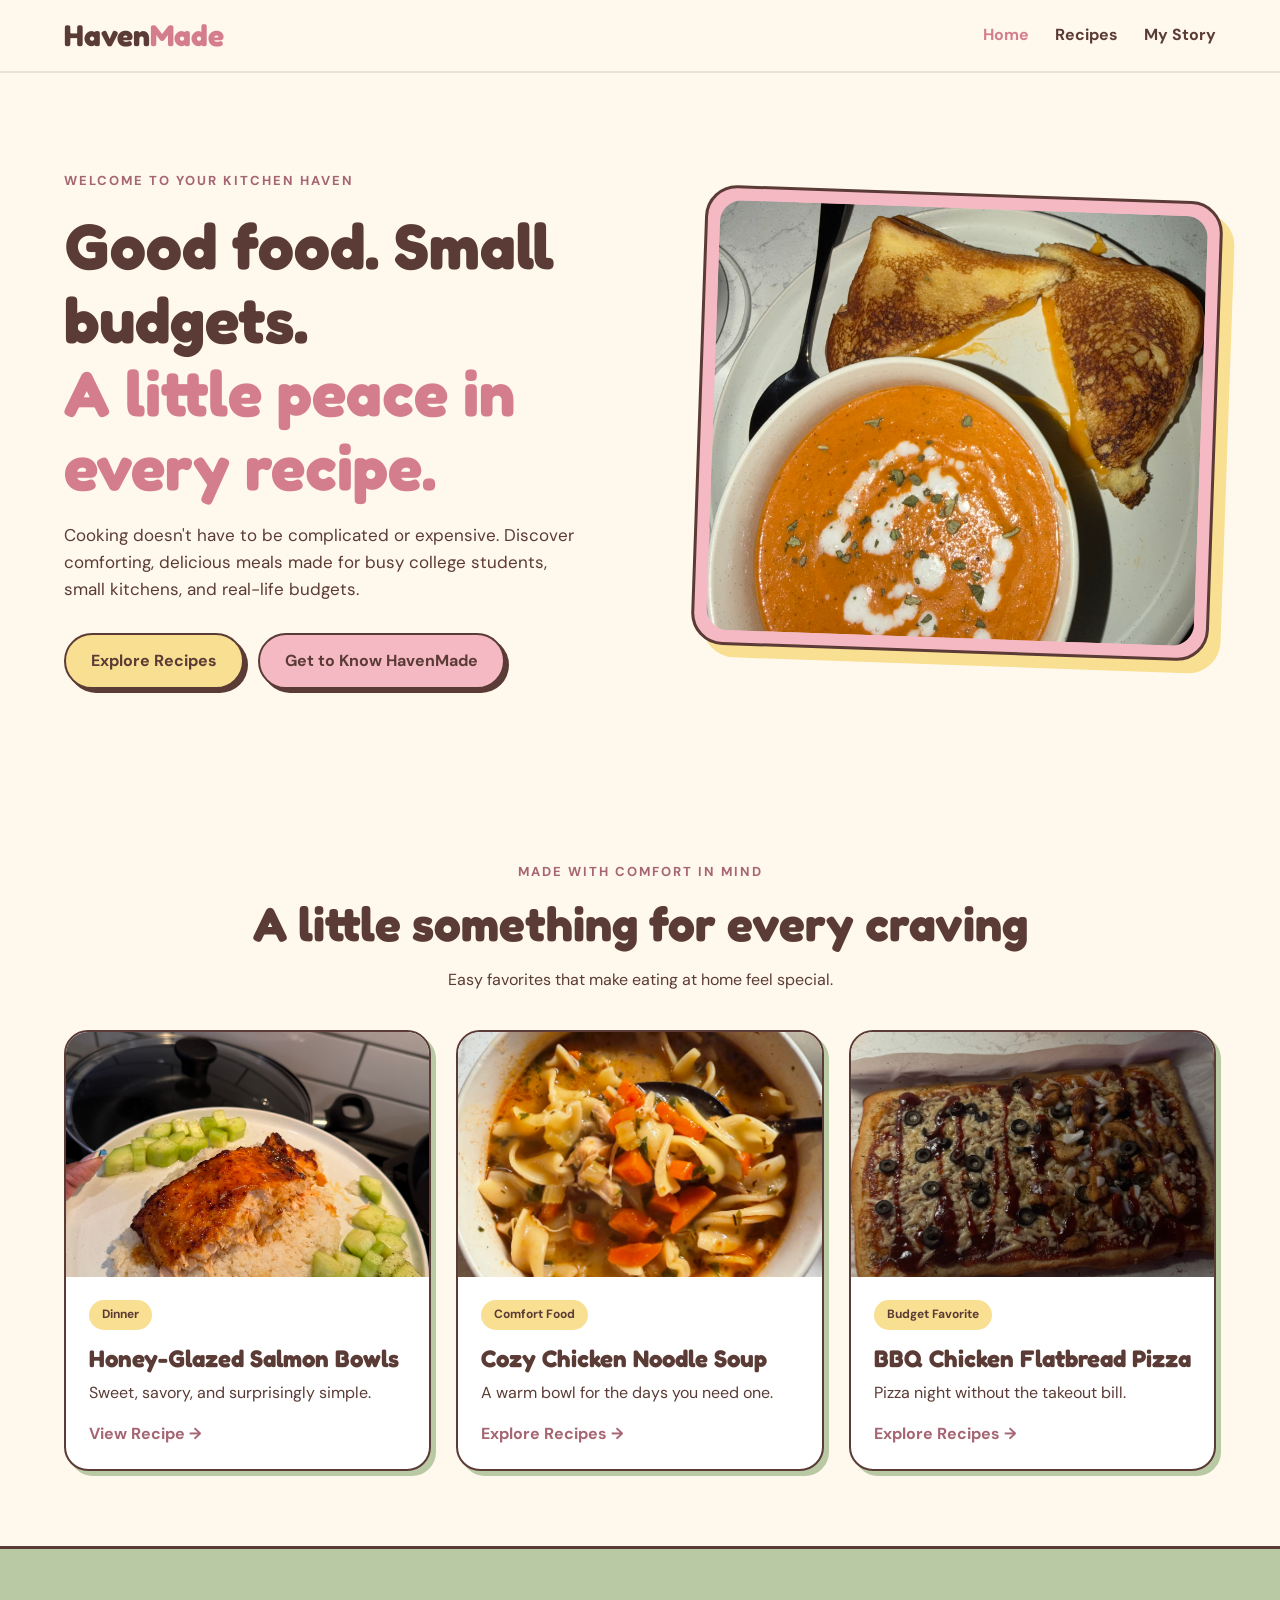
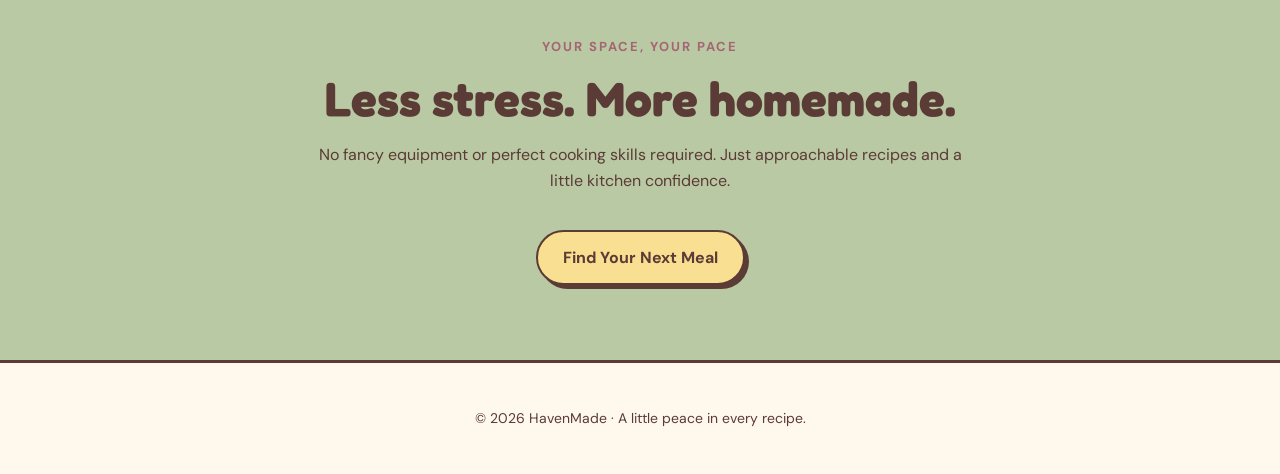
<file: index.html>
<!doctype html>
<html lang="en">
  <head>
    <meta charset="UTF-8" />
    <meta name="viewport" content="width=device-width, initial-scale=1.0" />
    <meta
      name="description"
      content="HavenMade: cozy, budget-friendly recipes for busy college students." />
    <title>HavenMade | Your Cozy Kitchen</title>
    <link rel="stylesheet" href="css/style.css" />
  </head>
  <body>
    <header class="site-header">
      <nav class="navbar" aria-label="Main navigation">
        <a class="logo" href="index.html">Haven<span>Made</span></a>

        <ul class="nav-links">
          <li><a href="index.html" aria-current="page">Home</a></li>
          <li><a href="recipes.html">Recipes</a></li>
          <li><a href="about.html">My Story</a></li>
        </ul>
      </nav>
    </header>

    <main>
      <section class="hero">
        <div class="hero-content">
          <p class="eyebrow">Welcome to your kitchen haven</p>
          <h1>
            Good food. Small budgets. <em>A little peace in every recipe.</em>
          </h1>

          <p>
            Cooking doesn't have to be complicated or expensive. Discover
            comforting, delicious meals made for busy college students, small
            kitchens, and real-life budgets.
          </p>

          <div class="hero-buttons">
            <a class="btn btn-primary" href="recipes.html">Explore Recipes</a>
            <a class="btn btn-secondary" href="about.html"
              >Get to Know HavenMade</a
            >
          </div>
        </div>

        <div class="hero-image">
          <img
            src="images/tomato.jpeg"
            alt="Creamy tomato soup served with golden grilled cheese sandwiches" />
        </div>
      </section>

      <section class="featured section-container">
        <div class="section-heading">
          <p class="eyebrow">Made with comfort in mind</p>
          <h2>A little something for every craving</h2>
          <p>Easy favorites that make eating at home feel special.</p>
        </div>

        <div class="recipe-grid">
          <article class="recipe-card">
            <a href="recipe-detail.html">
              <img
                src="images/salmon.JPG"
                alt="Honey-glazed salmon served over rice with cucumbers" />
              <div class="recipe-card-content">
                <span class="recipe-tag">Dinner</span>
                <h3>Honey-Glazed Salmon Bowls</h3>
                <p>Sweet, savory, and surprisingly simple.</p>
                <span class="recipe-link">View Recipe →</span>
              </div>
            </a>
          </article>

          <article class="recipe-card">
            <a href="recipes.html">
              <img
                src="images/chickensoup.jpeg"
                alt="Homemade chicken noodle soup with carrots and noodles" />
              <div class="recipe-card-content">
                <span class="recipe-tag">Comfort Food</span>
                <h3>Cozy Chicken Noodle Soup</h3>
                <p>A warm bowl for the days you need one.</p>
                <span class="recipe-link">Explore Recipes →</span>
              </div>
            </a>
          </article>

          <article class="recipe-card">
            <a href="recipes.html">
              <img
                src="images/pizza.JPG"
                alt="Homemade barbecue chicken flatbread pizza" />
              <div class="recipe-card-content">
                <span class="recipe-tag">Budget Favorite</span>
                <h3>BBQ Chicken Flatbread Pizza</h3>
                <p>Pizza night without the takeout bill.</p>
                <span class="recipe-link">Explore Recipes →</span>
              </div>
            </a>
          </article>
        </div>
      </section>

      <section class="comfort-banner">
        <div class="section-container">
          <p class="eyebrow">Your space, your pace</p>
          <h2>Less stress. More homemade.</h2>
          <p>
            No fancy equipment or perfect cooking skills required. Just
            approachable recipes and a little kitchen confidence.
          </p>
          <a class="btn btn-primary" href="recipes.html">Find Your Next Meal</a>
        </div>
      </section>
    </main>

    <footer class="site-footer">
      <p>© 2026 HavenMade · A little peace in every recipe.</p>
    </footer>
  </body>
</html>
</file>
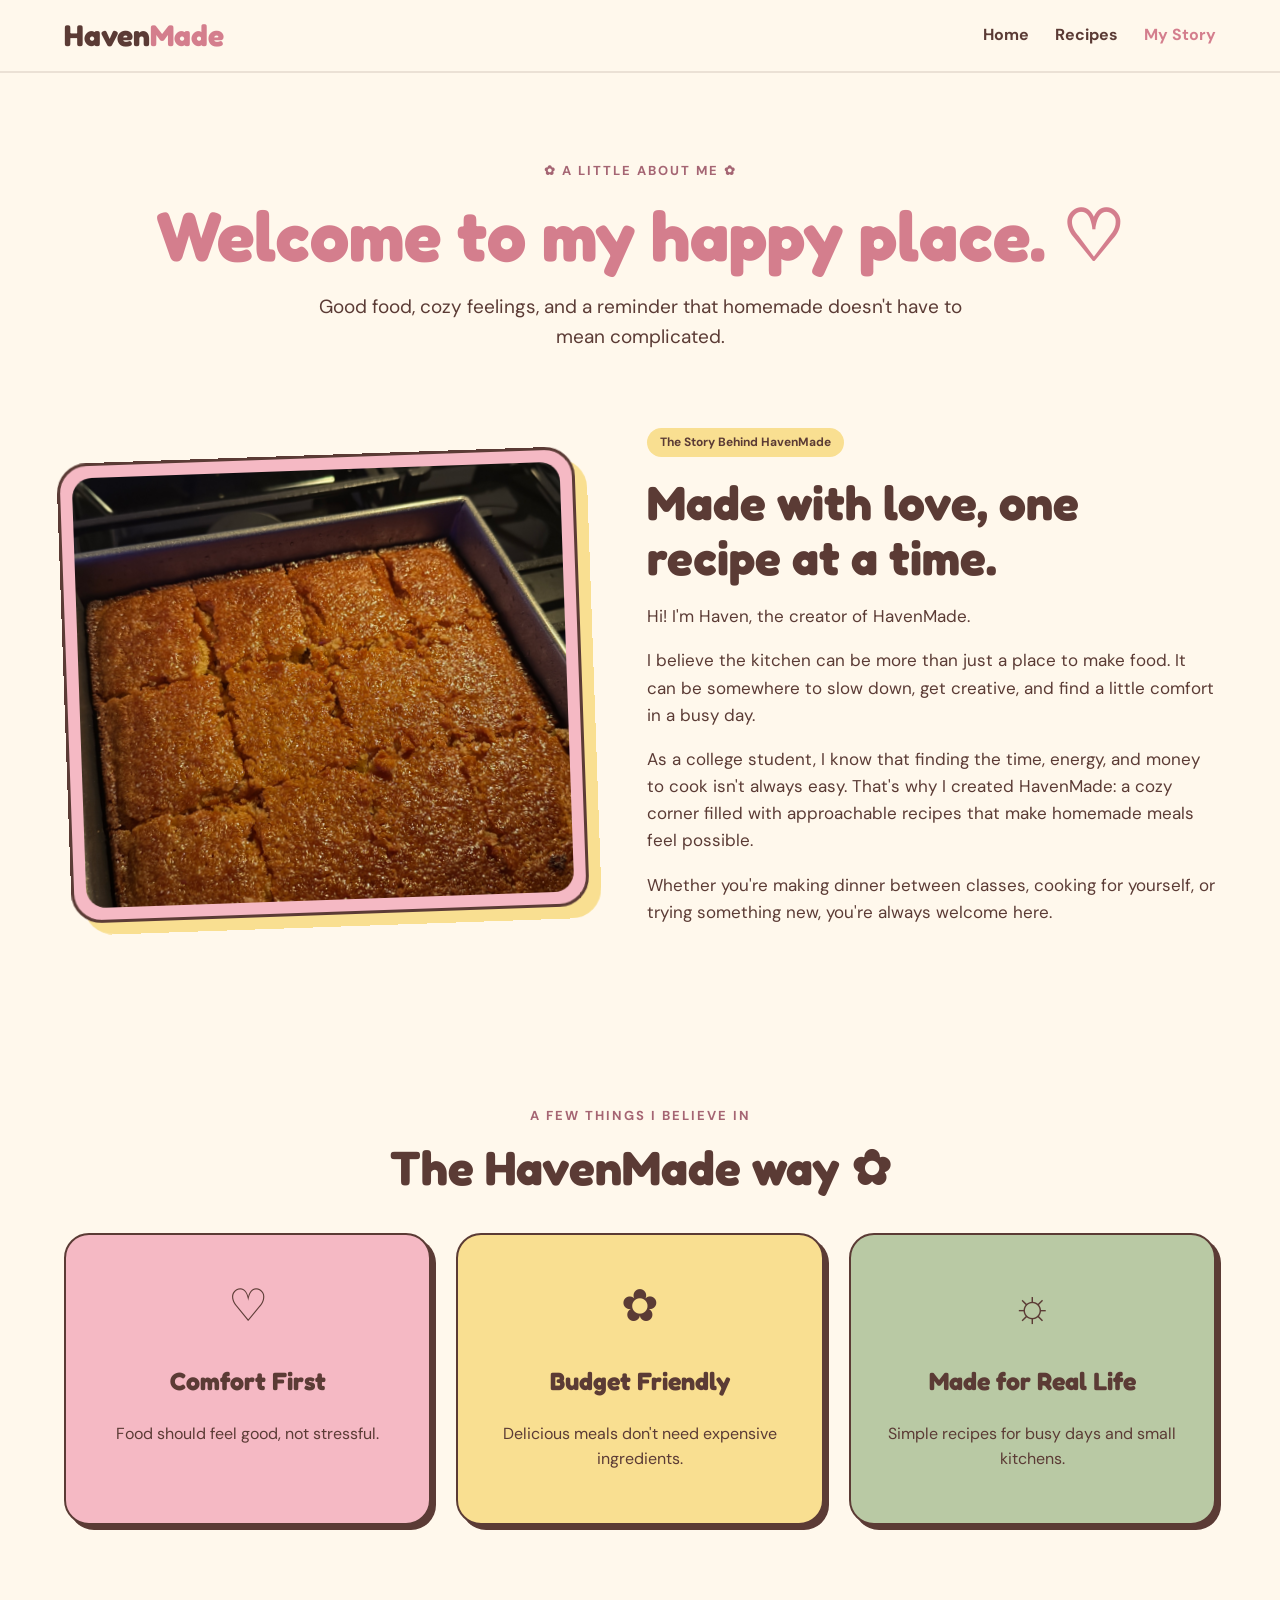
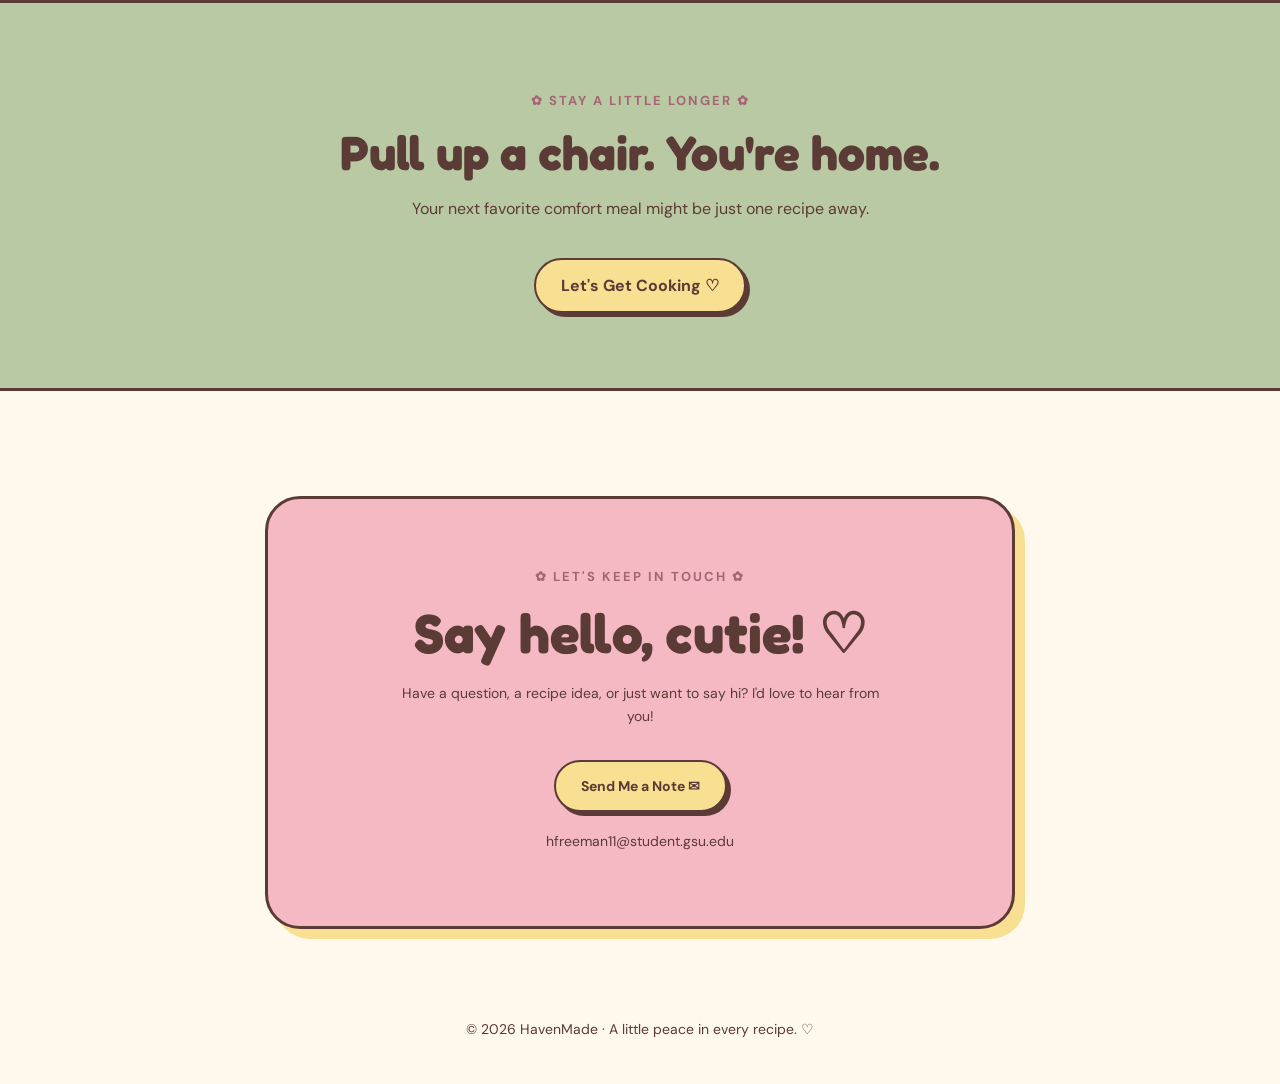
<file: about.html>
<!doctype html>
<html lang="en">
  <head>
    <meta charset="UTF-8" />
    <meta name="viewport" content="width=device-width, initial-scale=1.0" />
    <meta
      name="description"
      content="Learn about HavenMade, a cozy recipe space for easy, affordable homemade meals." />
    <title>My Story | HavenMade</title>
    <link rel="stylesheet" href="css/style.css" />
  </head>
  <body>
    <header class="site-header">
      <nav class="navbar" aria-label="Main navigation">
        <a class="logo" href="index.html">Haven<span>Made</span></a>

        <ul class="nav-links">
          <li><a href="index.html">Home</a></li>
          <li><a href="recipes.html">Recipes</a></li>
          <li><a href="about.html" aria-current="page">My Story</a></li>
        </ul>
      </nav>
    </header>

    <main>
      <section class="about-hero section-container">
        <p class="eyebrow">✿ A little about me ✿</p>
        <h1>Welcome to my happy place. ♡</h1>
        <p class="about-subtitle">
          Good food, cozy feelings, and a reminder that homemade doesn't have to
          mean complicated.
        </p>
      </section>

      <section class="about-story section-container">
        <div class="about-story-image">
          <img
            src="images/cornbread.jpg"
            alt="Freshly baked homemade golden cornbread" />
        </div>

        <div class="about-story-text">
          <span class="recipe-tag">The Story Behind HavenMade</span>
          <h2>Made with love, one recipe at a time.</h2>

          <p>Hi! I'm Haven, the creator of HavenMade.</p>

          <p>
            I believe the kitchen can be more than just a place to make food. It
            can be somewhere to slow down, get creative, and find a little
            comfort in a busy day.
          </p>

          <p>
            As a college student, I know that finding the time, energy, and
            money to cook isn't always easy. That's why I created HavenMade: a
            cozy corner filled with approachable recipes that make homemade
            meals feel possible.
          </p>

          <p>
            Whether you're making dinner between classes, cooking for yourself,
            or trying something new, you're always welcome here.
          </p>
        </div>
      </section>

      <section class="about-values section-container">
        <div class="section-heading">
          <p class="eyebrow">A few things I believe in</p>
          <h2>The HavenMade way ✿</h2>
        </div>

        <div class="values-grid">
          <div class="value-card value-pink">
            <span class="value-icon" aria-hidden="true">♡</span>
            <h3>Comfort First</h3>
            <p>Food should feel good, not stressful.</p>
          </div>

          <div class="value-card value-yellow">
            <span class="value-icon" aria-hidden="true">✿</span>
            <h3>Budget Friendly</h3>
            <p>Delicious meals don't need expensive ingredients.</p>
          </div>

          <div class="value-card value-green">
            <span class="value-icon" aria-hidden="true">☼</span>
            <h3>Made for Real Life</h3>
            <p>Simple recipes for busy days and small kitchens.</p>
          </div>
        </div>
      </section>

      <section class="comfort-banner">
        <div class="section-container">
          <p class="eyebrow">✿ Stay a little longer ✿</p>
          <h2>Pull up a chair. You're home.</h2>
          <p>Your next favorite comfort meal might be just one recipe away.</p>
          <a href="recipes.html" class="btn btn-primary">
            Let's Get Cooking ♡
          </a>
        </div>
      </section>
    </main>

    <footer class="site-footer">
      <section class="contact-section section-container" id="contact">
        <div class="contact-card">
          <p class="eyebrow">✿ LET'S KEEP IN TOUCH ✿</p>
          <h2>Say hello, cutie! ♡</h2>

          <p>
            Have a question, a recipe idea, or just want to say hi? I'd love to
            hear from you!
          </p>

          <a href="mailto:hfreeman11@student.gsu.edu" class="btn btn-primary">
            Send Me a Note ✉
          </a>

          <p class="contact-email">hfreeman11@student.gsu.edu</p>
        </div>
      </section>
      <p>© 2026 HavenMade · A little peace in every recipe. ♡</p>
    </footer>
  </body>
</html>
</file>
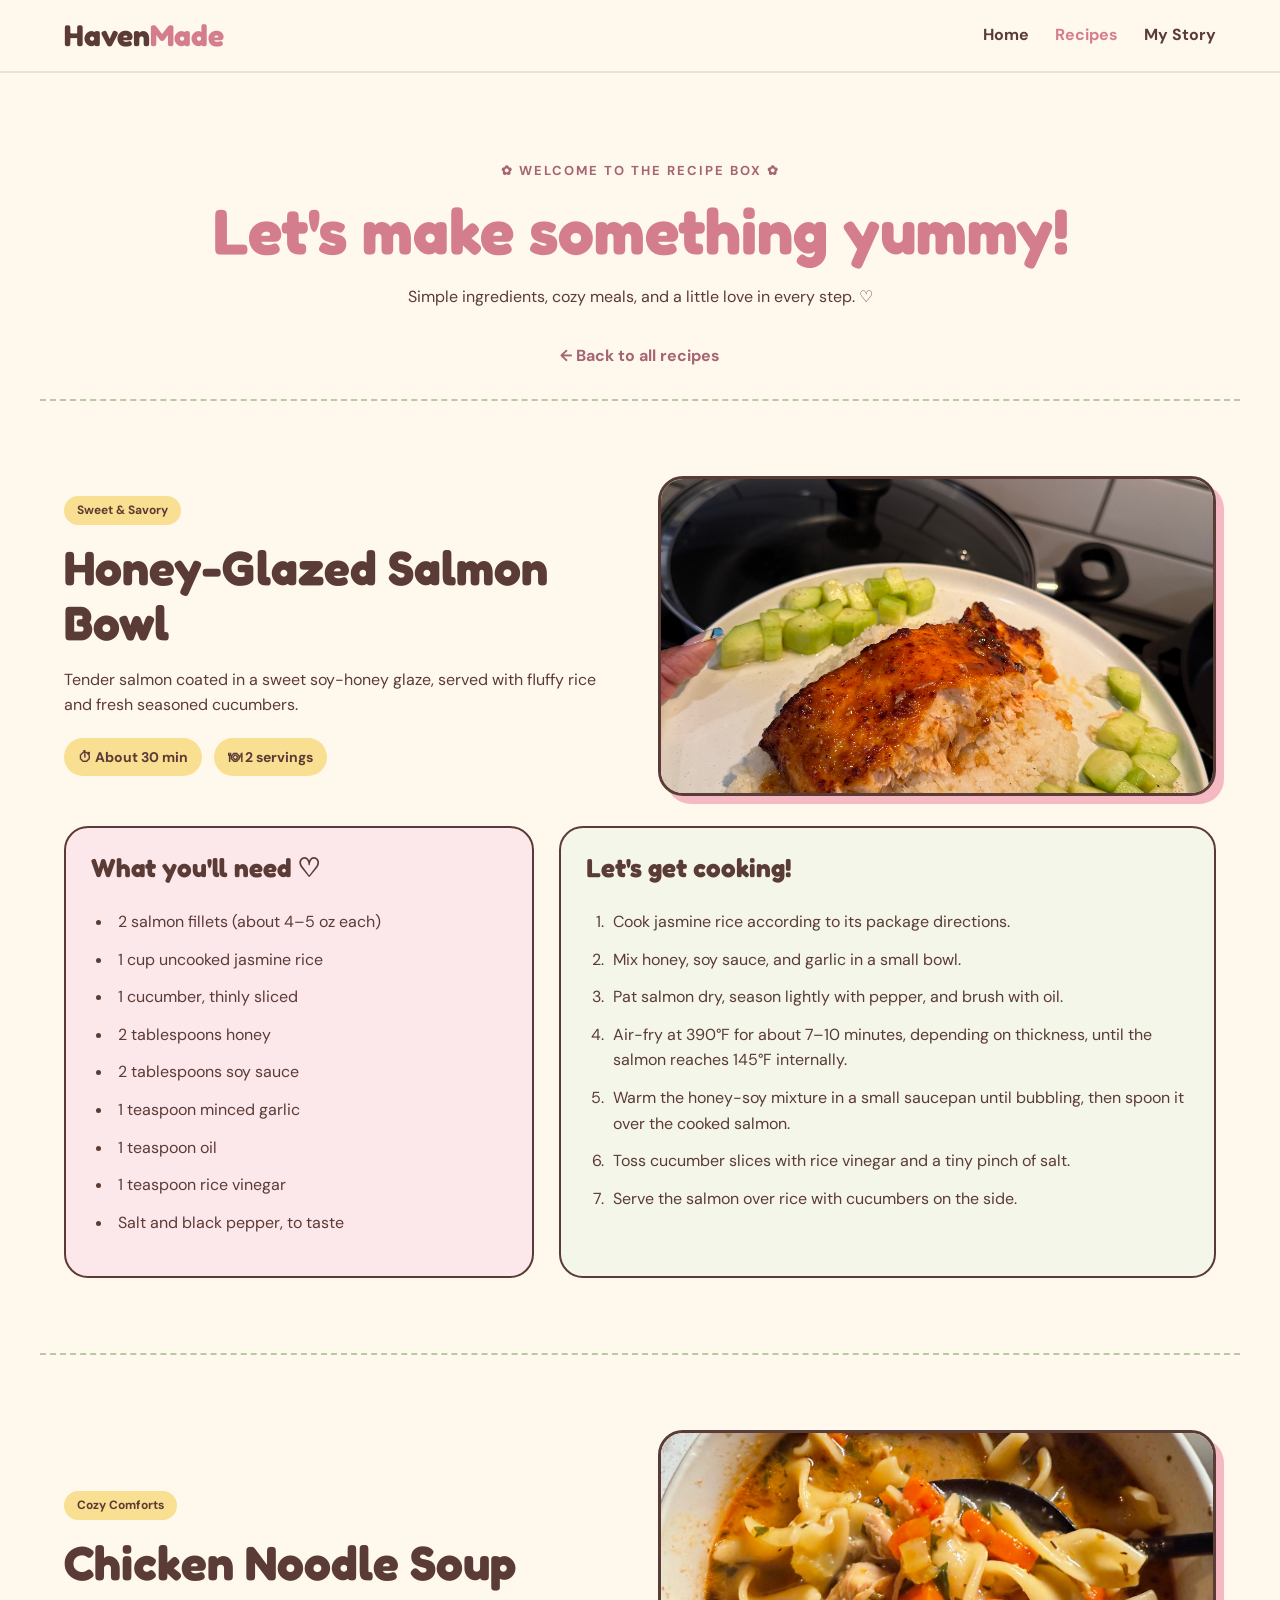
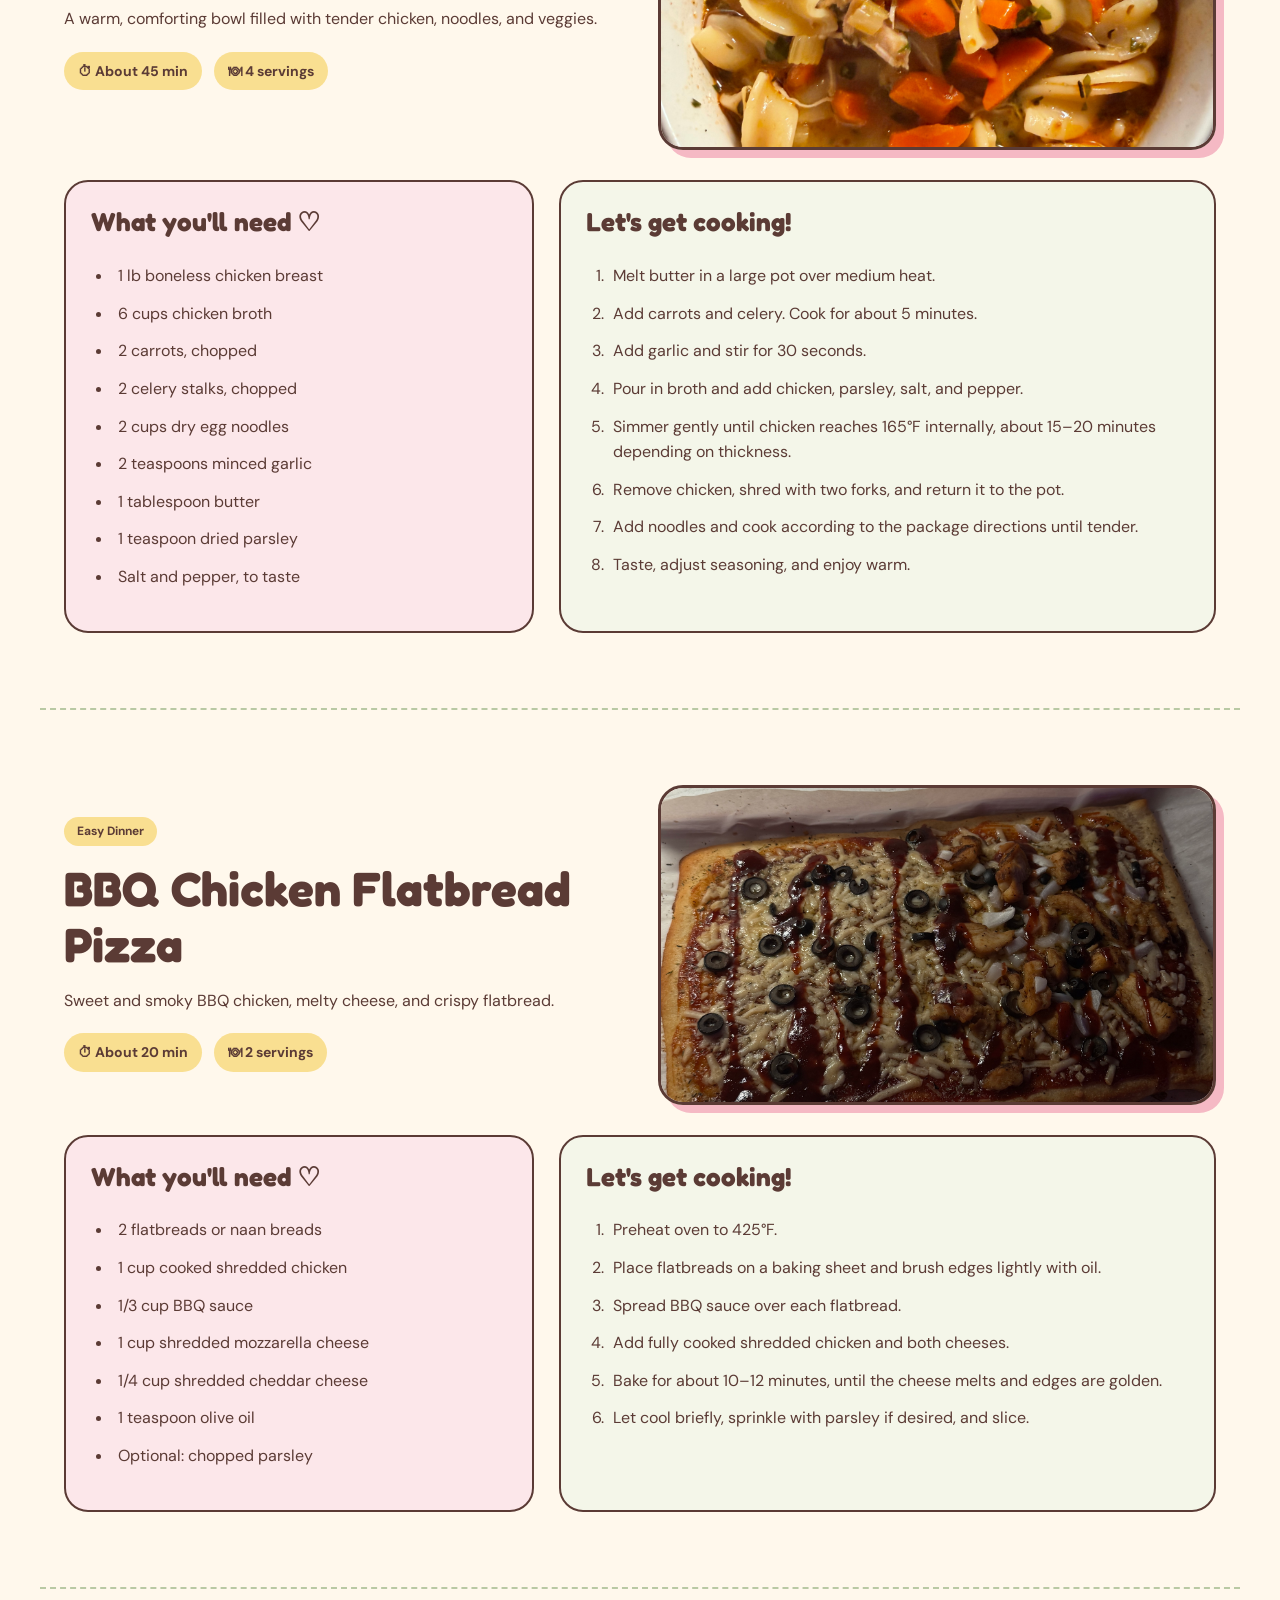
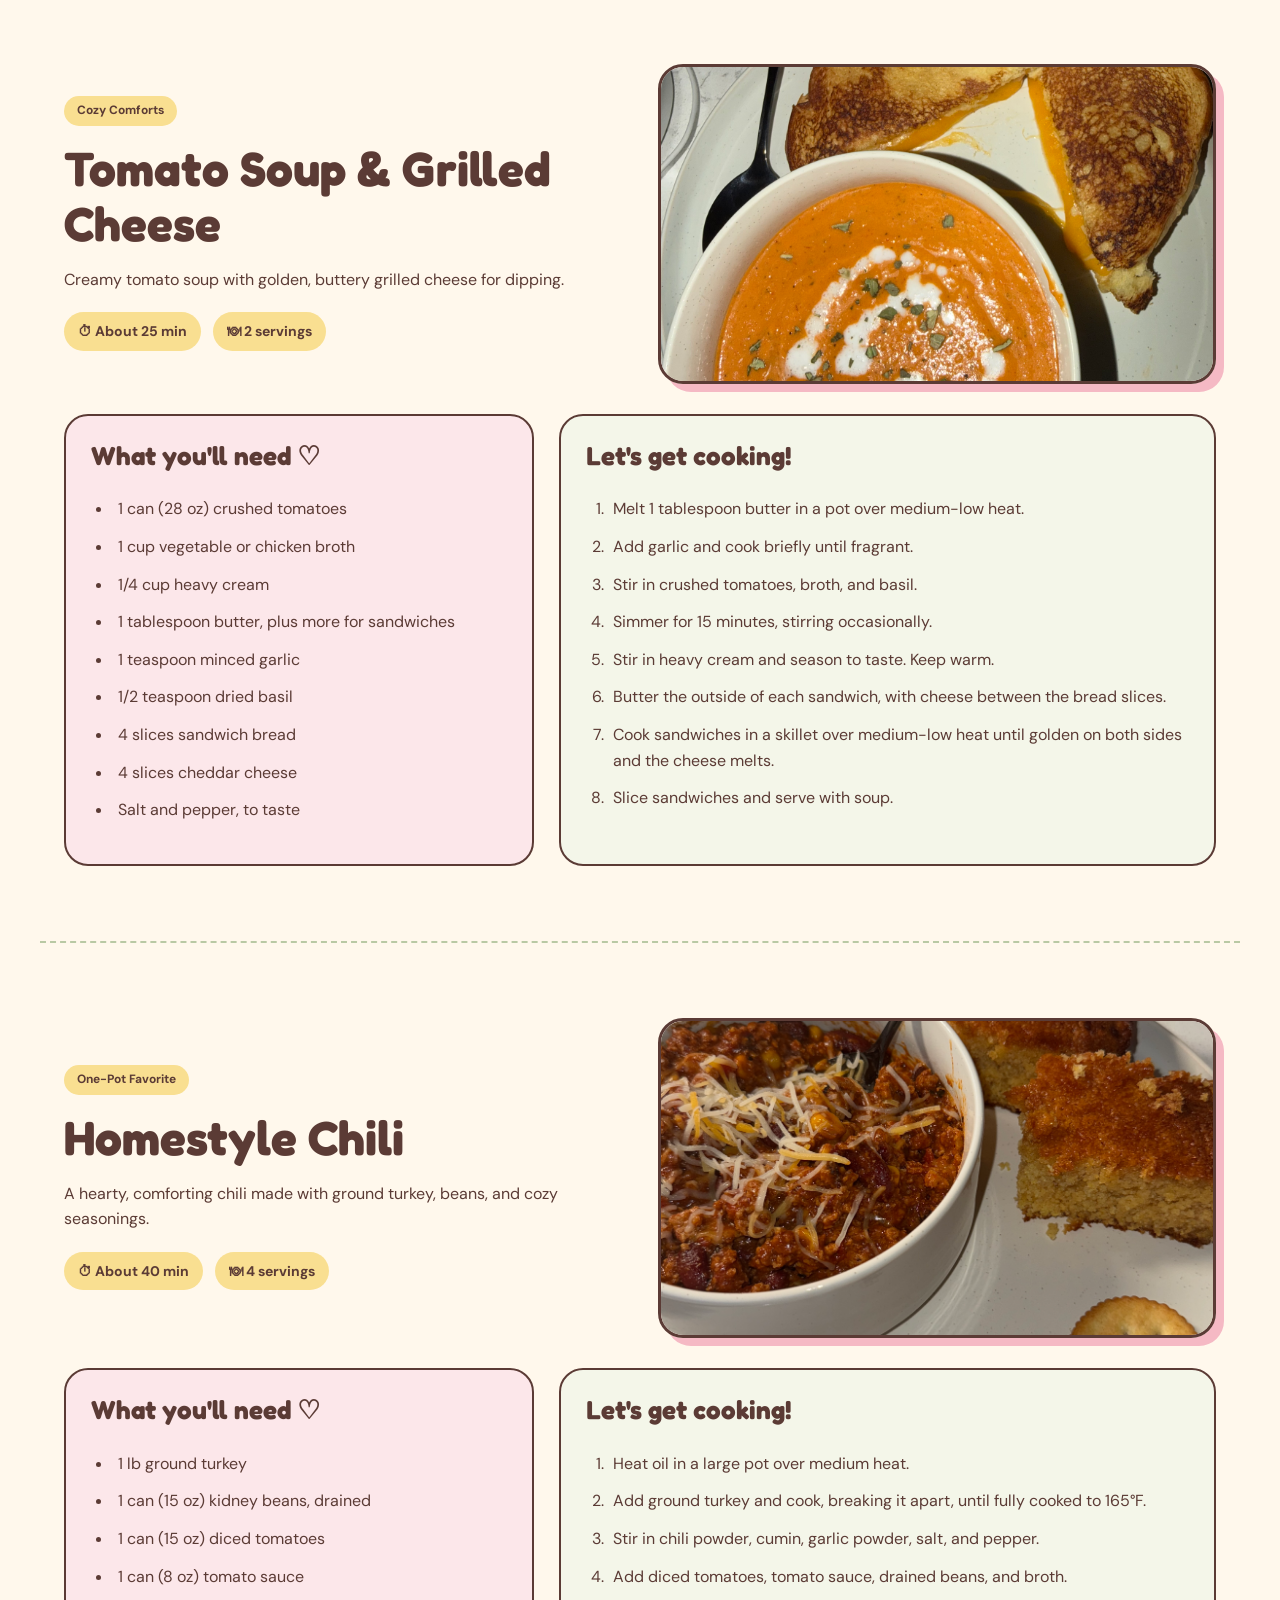
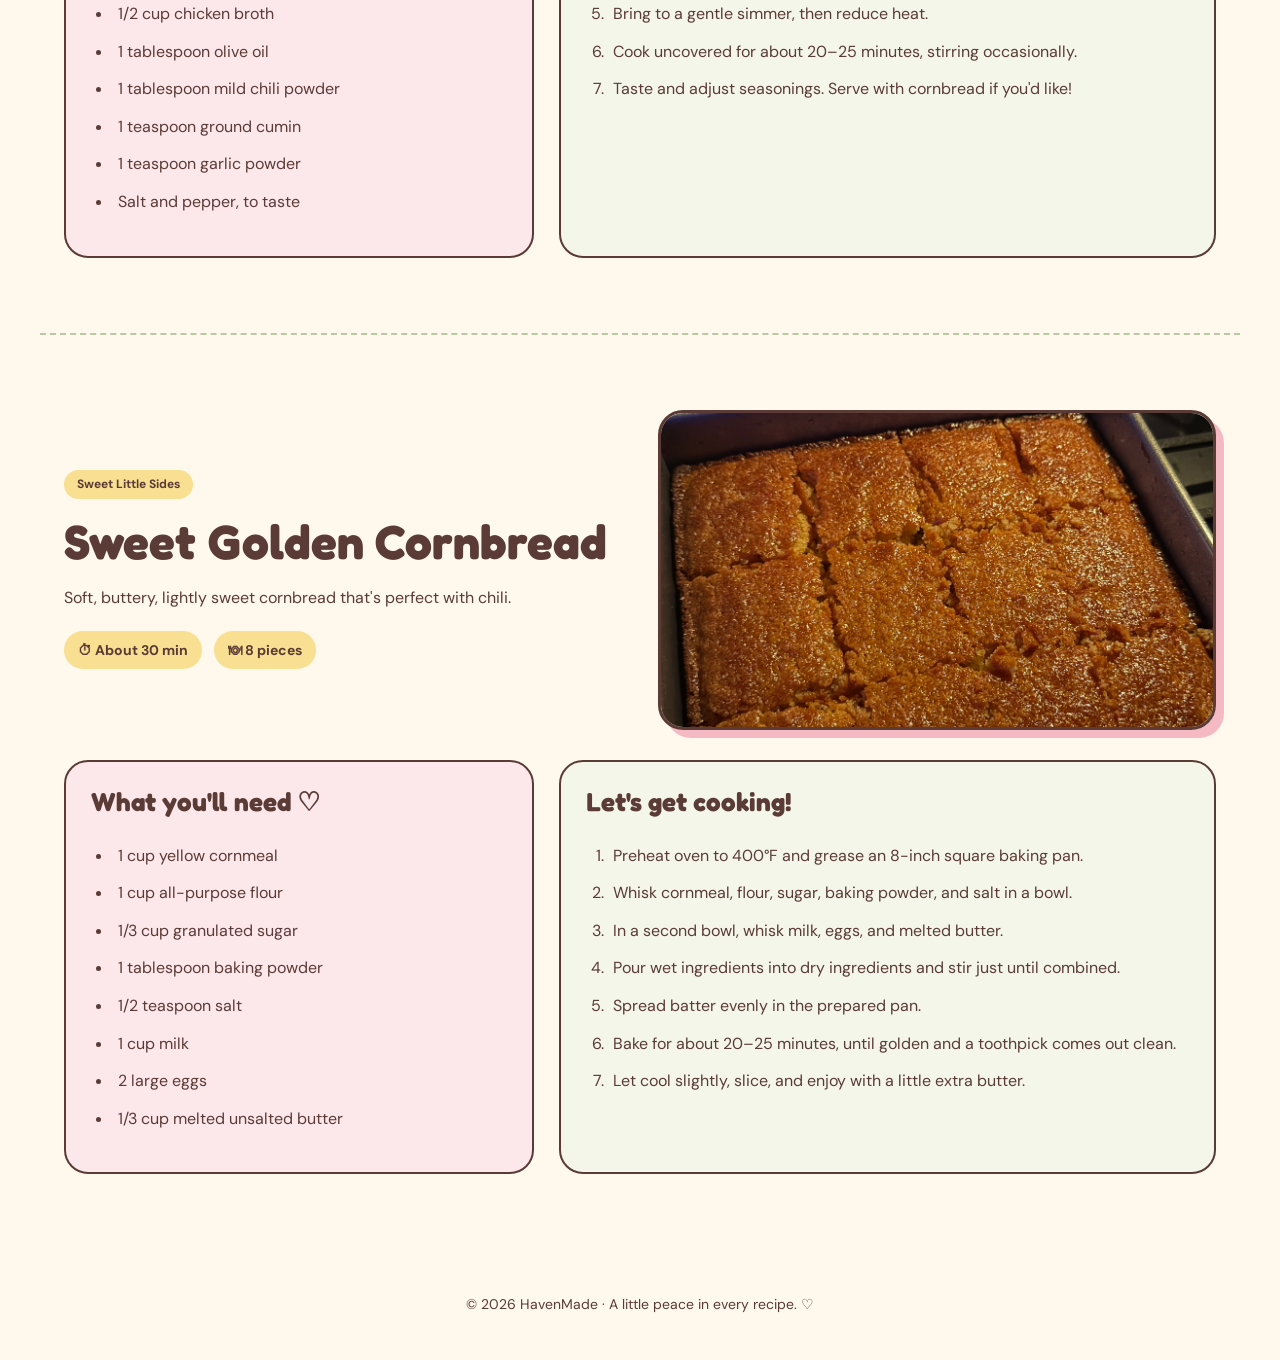
<file: recipe-detail.html>
<!doctype html>
<html lang="en">
  <head>
    <meta charset="UTF-8" />
    <meta name="viewport" content="width=device-width, initial-scale=1.0" />
    <meta
      name="description"
      content="Easy, cozy recipes with ingredients and step-by-step instructions from HavenMade." />
    <title>Let's Cook | HavenMade</title>
    <link rel="stylesheet" href="css/style.css" />
  </head>
  <body>
    <header class="site-header">
      <nav class="navbar" aria-label="Main navigation">
        <a class="logo" href="index.html">Haven<span>Made</span></a>
        <ul class="nav-links">
          <li><a href="index.html">Home</a></li>
          <li><a href="recipes.html" aria-current="page">Recipes</a></li>
          <li><a href="about.html">My Story</a></li>
        </ul>
      </nav>
    </header>

    <main>
      <section class="detail-intro section-container">
        <p class="eyebrow">✿ Welcome to the recipe box ✿</p>
        <h1>Let's make something yummy!</h1>
        <p>
          Simple ingredients, cozy meals, and a little love in every step. ♡
        </p>
        <a href="recipes.html" class="back-link">← Back to all recipes</a>
      </section>

      <!-- RECIPE 1: SALMON -->
      <article class="full-recipe section-container" id="salmon">
        <div class="recipe-top">
          <div>
            <span class="recipe-tag">Sweet & Savory</span>
            <h2>Honey-Glazed Salmon Bowl</h2>
            <p>
              Tender salmon coated in a sweet soy-honey glaze, served with
              fluffy rice and fresh seasoned cucumbers.
            </p>
            <div class="recipe-facts">
              <span>⏱ About 30 min</span>
              <span>🍽 2 servings</span>
            </div>
          </div>
          <img
            src="images/salmon.JPG"
            alt="Honey-glazed salmon with rice and cucumbers" />
        </div>

        <div class="recipe-columns">
          <section class="ingredients-box">
            <h3>What you'll need ♡</h3>
            <ul>
              <li>2 salmon fillets (about 4–5 oz each)</li>
              <li>1 cup uncooked jasmine rice</li>
              <li>1 cucumber, thinly sliced</li>
              <li>2 tablespoons honey</li>
              <li>2 tablespoons soy sauce</li>
              <li>1 teaspoon minced garlic</li>
              <li>1 teaspoon oil</li>
              <li>1 teaspoon rice vinegar</li>
              <li>Salt and black pepper, to taste</li>
            </ul>
          </section>
          <section class="steps-box">
            <h3>Let's get cooking!</h3>
            <ol>
              <li>Cook jasmine rice according to its package directions.</li>
              <li>Mix honey, soy sauce, and garlic in a small bowl.</li>
              <li>
                Pat salmon dry, season lightly with pepper, and brush with oil.
              </li>
              <li>
                Air-fry at 390°F for about 7–10 minutes, depending on thickness,
                until the salmon reaches 145°F internally.
              </li>
              <li>
                Warm the honey-soy mixture in a small saucepan until bubbling,
                then spoon it over the cooked salmon.
              </li>
              <li>
                Toss cucumber slices with rice vinegar and a tiny pinch of salt.
              </li>
              <li>Serve the salmon over rice with cucumbers on the side.</li>
            </ol>
          </section>
        </div>
      </article>

      <!-- RECIPE 2: CHICKEN SOUP -->
      <article class="full-recipe section-container" id="chicken-soup">
        <div class="recipe-top">
          <div>
            <span class="recipe-tag">Cozy Comforts</span>
            <h2>Chicken Noodle Soup</h2>
            <p>
              A warm, comforting bowl filled with tender chicken, noodles, and
              veggies.
            </p>
            <div class="recipe-facts">
              <span>⏱ About 45 min</span>
              <span>🍽 4 servings</span>
            </div>
          </div>
          <img
            src="images/chickensoup.jpeg"
            alt="Homemade chicken noodle soup" />
        </div>
        <div class="recipe-columns">
          <section class="ingredients-box">
            <h3>What you'll need ♡</h3>
            <ul>
              <li>1 lb boneless chicken breast</li>
              <li>6 cups chicken broth</li>
              <li>2 carrots, chopped</li>
              <li>2 celery stalks, chopped</li>
              <li>2 cups dry egg noodles</li>
              <li>2 teaspoons minced garlic</li>
              <li>1 tablespoon butter</li>
              <li>1 teaspoon dried parsley</li>
              <li>Salt and pepper, to taste</li>
            </ul>
          </section>
          <section class="steps-box">
            <h3>Let's get cooking!</h3>
            <ol>
              <li>Melt butter in a large pot over medium heat.</li>
              <li>Add carrots and celery. Cook for about 5 minutes.</li>
              <li>Add garlic and stir for 30 seconds.</li>
              <li>Pour in broth and add chicken, parsley, salt, and pepper.</li>
              <li>
                Simmer gently until chicken reaches 165°F internally, about
                15–20 minutes depending on thickness.
              </li>
              <li>
                Remove chicken, shred with two forks, and return it to the pot.
              </li>
              <li>
                Add noodles and cook according to the package directions until
                tender.
              </li>
              <li>Taste, adjust seasoning, and enjoy warm.</li>
            </ol>
          </section>
        </div>
      </article>

      <!-- RECIPE 3: PIZZA -->
      <article class="full-recipe section-container" id="pizza">
        <div class="recipe-top">
          <div>
            <span class="recipe-tag">Easy Dinner</span>
            <h2>BBQ Chicken Flatbread Pizza</h2>
            <p>
              Sweet and smoky BBQ chicken, melty cheese, and crispy flatbread.
            </p>
            <div class="recipe-facts">
              <span>⏱ About 20 min</span>
              <span>🍽 2 servings</span>
            </div>
          </div>
          <img src="images/pizza.JPG" alt="BBQ chicken flatbread pizza" />
        </div>
        <div class="recipe-columns">
          <section class="ingredients-box">
            <h3>What you'll need ♡</h3>
            <ul>
              <li>2 flatbreads or naan breads</li>
              <li>1 cup cooked shredded chicken</li>
              <li>1/3 cup BBQ sauce</li>
              <li>1 cup shredded mozzarella cheese</li>
              <li>1/4 cup shredded cheddar cheese</li>
              <li>1 teaspoon olive oil</li>
              <li>Optional: chopped parsley</li>
            </ul>
          </section>
          <section class="steps-box">
            <h3>Let's get cooking!</h3>
            <ol>
              <li>Preheat oven to 425°F.</li>
              <li>
                Place flatbreads on a baking sheet and brush edges lightly with
                oil.
              </li>
              <li>Spread BBQ sauce over each flatbread.</li>
              <li>Add fully cooked shredded chicken and both cheeses.</li>
              <li>
                Bake for about 10–12 minutes, until the cheese melts and edges
                are golden.
              </li>
              <li>
                Let cool briefly, sprinkle with parsley if desired, and slice.
              </li>
            </ol>
          </section>
        </div>
      </article>

      <!-- RECIPE 4: TOMATO SOUP -->
      <article class="full-recipe section-container" id="tomato-soup">
        <div class="recipe-top">
          <div>
            <span class="recipe-tag">Cozy Comforts</span>
            <h2>Tomato Soup & Grilled Cheese</h2>
            <p>
              Creamy tomato soup with golden, buttery grilled cheese for
              dipping.
            </p>
            <div class="recipe-facts">
              <span>⏱ About 25 min</span>
              <span>🍽 2 servings</span>
            </div>
          </div>
          <img
            src="images/tomato.jpeg"
            alt="Creamy tomato soup and grilled cheese" />
        </div>
        <div class="recipe-columns">
          <section class="ingredients-box">
            <h3>What you'll need ♡</h3>
            <ul>
              <li>1 can (28 oz) crushed tomatoes</li>
              <li>1 cup vegetable or chicken broth</li>
              <li>1/4 cup heavy cream</li>
              <li>1 tablespoon butter, plus more for sandwiches</li>
              <li>1 teaspoon minced garlic</li>
              <li>1/2 teaspoon dried basil</li>
              <li>4 slices sandwich bread</li>
              <li>4 slices cheddar cheese</li>
              <li>Salt and pepper, to taste</li>
            </ul>
          </section>
          <section class="steps-box">
            <h3>Let's get cooking!</h3>
            <ol>
              <li>Melt 1 tablespoon butter in a pot over medium-low heat.</li>
              <li>Add garlic and cook briefly until fragrant.</li>
              <li>Stir in crushed tomatoes, broth, and basil.</li>
              <li>Simmer for 15 minutes, stirring occasionally.</li>
              <li>Stir in heavy cream and season to taste. Keep warm.</li>
              <li>
                Butter the outside of each sandwich, with cheese between the
                bread slices.
              </li>
              <li>
                Cook sandwiches in a skillet over medium-low heat until golden
                on both sides and the cheese melts.
              </li>
              <li>Slice sandwiches and serve with soup.</li>
            </ol>
          </section>
        </div>
      </article>

      <!-- RECIPE 5: CHILI -->
      <article class="full-recipe section-container" id="chili">
        <div class="recipe-top">
          <div>
            <span class="recipe-tag">One-Pot Favorite</span>
            <h2>Homestyle Chili</h2>
            <p>
              A hearty, comforting chili made with ground turkey, beans, and
              cozy seasonings.
            </p>
            <div class="recipe-facts">
              <span>⏱ About 40 min</span>
              <span>🍽 4 servings</span>
            </div>
          </div>
          <img src="images/chilli1.JPG" alt="Homestyle ground turkey chili" />
        </div>
        <div class="recipe-columns">
          <section class="ingredients-box">
            <h3>What you'll need ♡</h3>
            <ul>
              <li>1 lb ground turkey</li>
              <li>1 can (15 oz) kidney beans, drained</li>
              <li>1 can (15 oz) diced tomatoes</li>
              <li>1 can (8 oz) tomato sauce</li>
              <li>1/2 cup chicken broth</li>
              <li>1 tablespoon olive oil</li>
              <li>1 tablespoon mild chili powder</li>
              <li>1 teaspoon ground cumin</li>
              <li>1 teaspoon garlic powder</li>
              <li>Salt and pepper, to taste</li>
            </ul>
          </section>
          <section class="steps-box">
            <h3>Let's get cooking!</h3>
            <ol>
              <li>Heat oil in a large pot over medium heat.</li>
              <li>
                Add ground turkey and cook, breaking it apart, until fully
                cooked to 165°F.
              </li>
              <li>
                Stir in chili powder, cumin, garlic powder, salt, and pepper.
              </li>
              <li>
                Add diced tomatoes, tomato sauce, drained beans, and broth.
              </li>
              <li>Bring to a gentle simmer, then reduce heat.</li>
              <li>
                Cook uncovered for about 20–25 minutes, stirring occasionally.
              </li>
              <li>
                Taste and adjust seasonings. Serve with cornbread if you'd like!
              </li>
            </ol>
          </section>
        </div>
      </article>

      <!-- RECIPE 6: CORNBREAD -->
      <article class="full-recipe section-container" id="cornbread">
        <div class="recipe-top">
          <div>
            <span class="recipe-tag">Sweet Little Sides</span>
            <h2>Sweet Golden Cornbread</h2>
            <p>
              Soft, buttery, lightly sweet cornbread that's perfect with chili.
            </p>
            <div class="recipe-facts">
              <span>⏱ About 30 min</span>
              <span>🍽 8 pieces</span>
            </div>
          </div>
          <img src="images/cornbread.jpg" alt="Golden homemade cornbread" />
        </div>
        <div class="recipe-columns">
          <section class="ingredients-box">
            <h3>What you'll need ♡</h3>
            <ul>
              <li>1 cup yellow cornmeal</li>
              <li>1 cup all-purpose flour</li>
              <li>1/3 cup granulated sugar</li>
              <li>1 tablespoon baking powder</li>
              <li>1/2 teaspoon salt</li>
              <li>1 cup milk</li>
              <li>2 large eggs</li>
              <li>1/3 cup melted unsalted butter</li>
            </ul>
          </section>
          <section class="steps-box">
            <h3>Let's get cooking!</h3>
            <ol>
              <li>
                Preheat oven to 400°F and grease an 8-inch square baking pan.
              </li>
              <li>
                Whisk cornmeal, flour, sugar, baking powder, and salt in a bowl.
              </li>
              <li>In a second bowl, whisk milk, eggs, and melted butter.</li>
              <li>
                Pour wet ingredients into dry ingredients and stir just until
                combined.
              </li>
              <li>Spread batter evenly in the prepared pan.</li>
              <li>
                Bake for about 20–25 minutes, until golden and a toothpick comes
                out clean.
              </li>
              <li>
                Let cool slightly, slice, and enjoy with a little extra butter.
              </li>
            </ol>
          </section>
        </div>
      </article>
    </main>

    <footer class="site-footer">
      <p>© 2026 HavenMade · A little peace in every recipe. ♡</p>
    </footer>
  </body>
</html>
</file>
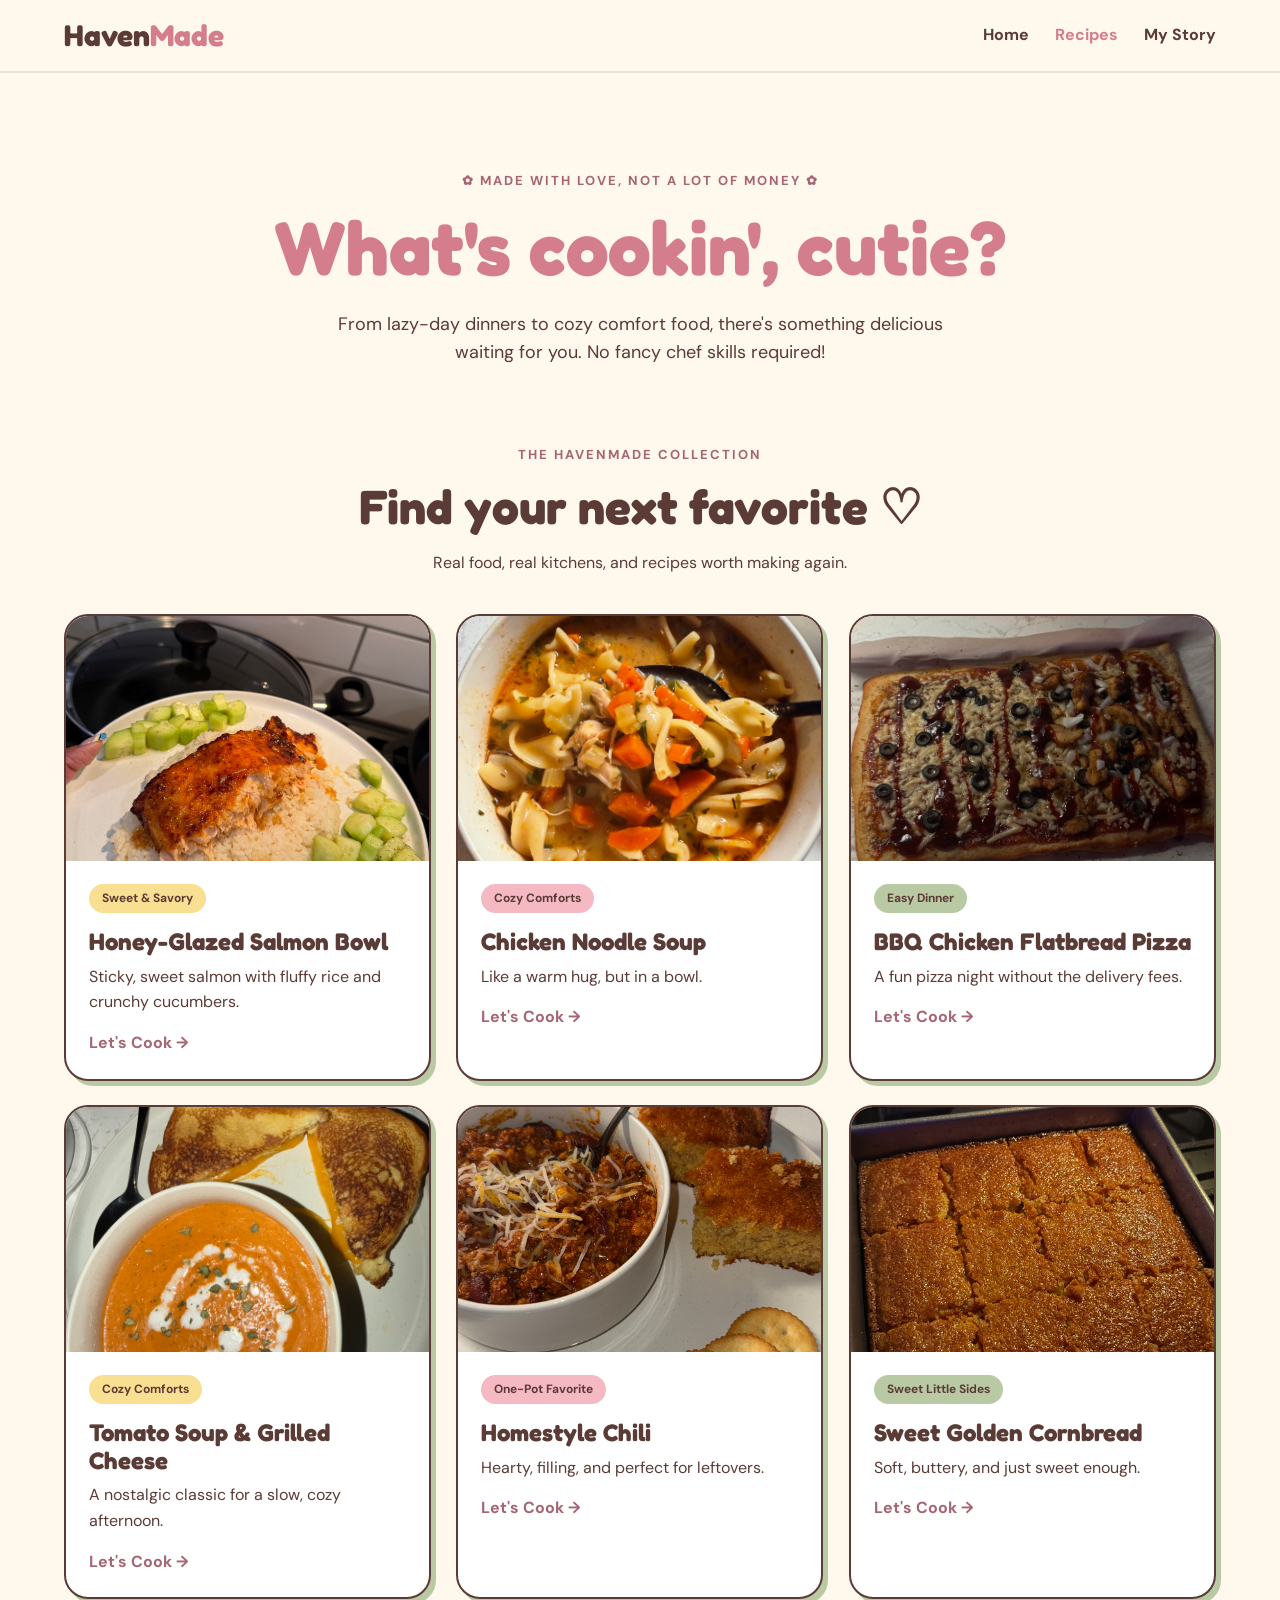
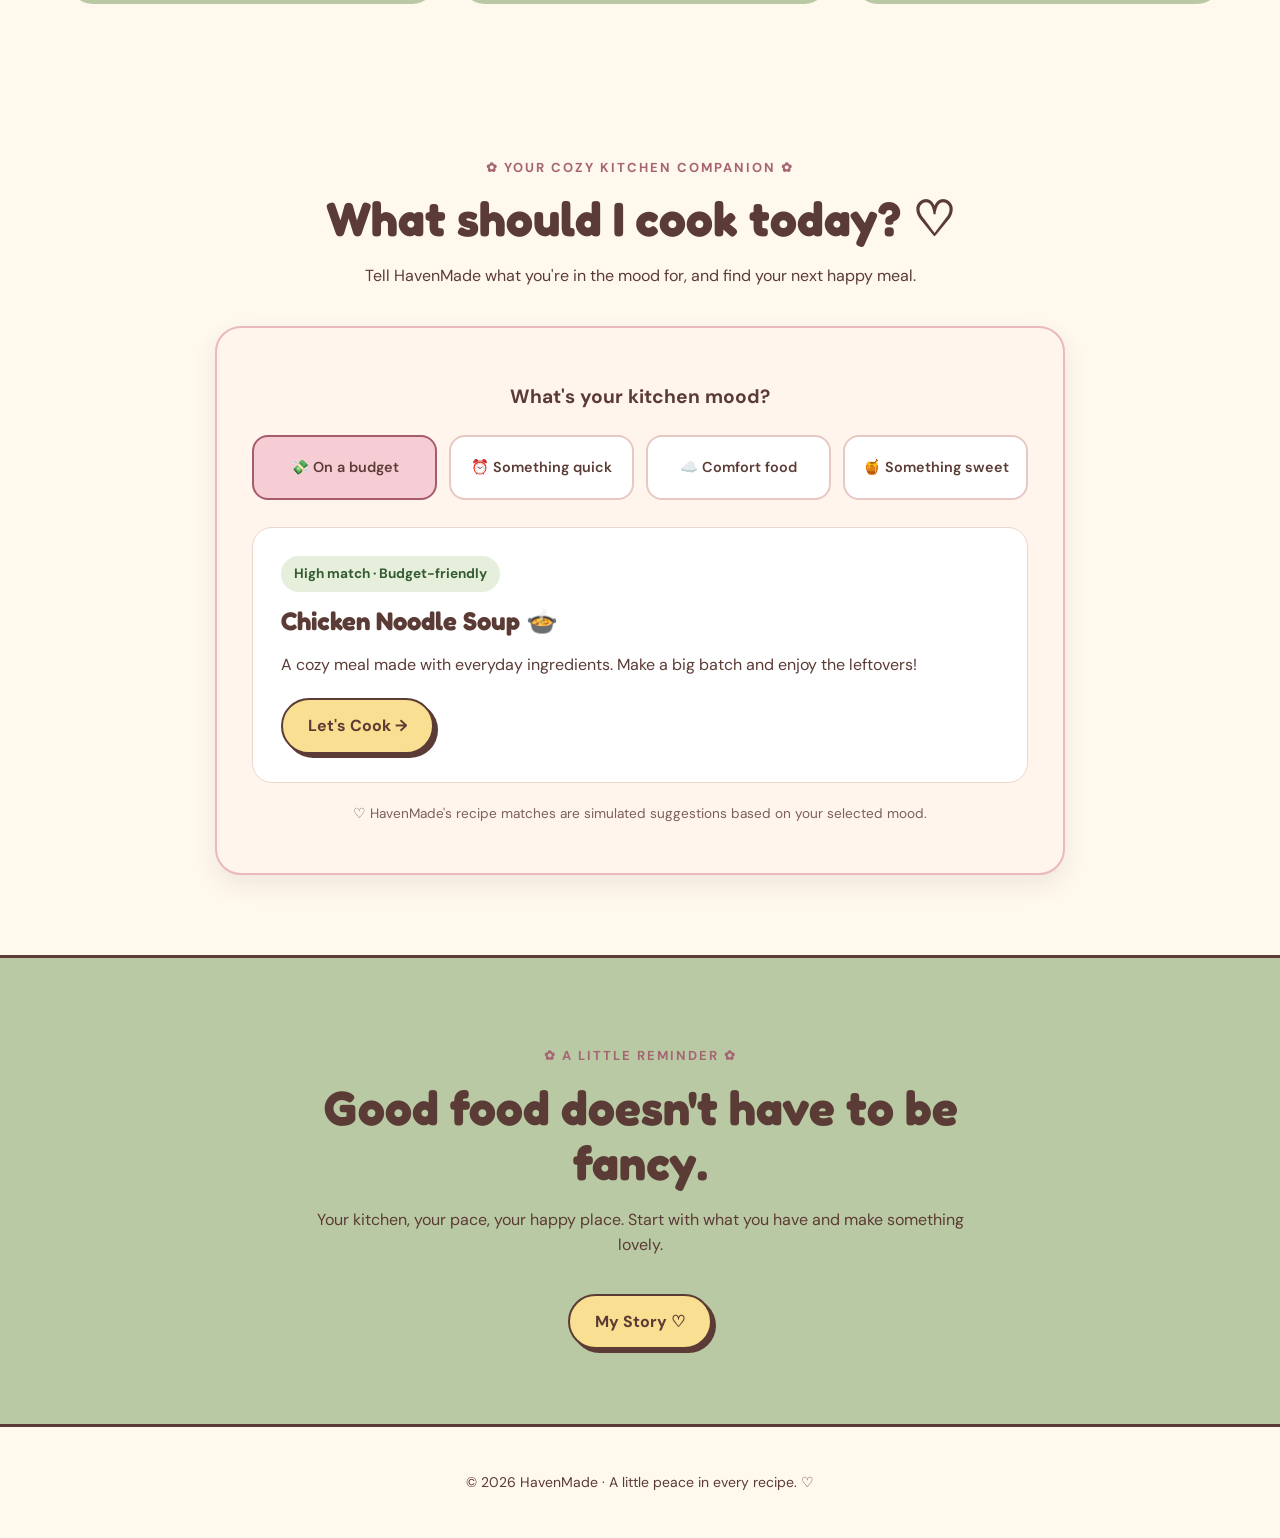
<file: recipes.html>
<!doctype html>
<html lang="en">
  <head>
    <meta charset="UTF-8" />
    <meta name="viewport" content="width=device-width, initial-scale=1.0" />
    <meta
      name="description"
      content="Explore easy, affordable, cozy recipes at HavenMade." />
    <title>Recipes | HavenMade</title>
    <link rel="stylesheet" href="css/style.css" />
  </head>
  <body>
    <header class="site-header">
      <nav class="navbar" aria-label="Main navigation">
        <a class="logo" href="index.html">Haven<span>Made</span></a>
        <ul class="nav-links">
          <li><a href="index.html">Home</a></li>
          <li><a href="recipes.html" aria-current="page">Recipes</a></li>
          <li><a href="about.html">My Story</a></li>
        </ul>
      </nav>
    </header>

    <main>
      <section class="recipes-intro section-container">
        <p class="eyebrow">✿ Made with love, not a lot of money ✿</p>
        <h1>What's cookin', cutie?</h1>
        <p>
          From lazy-day dinners to cozy comfort food, there's something
          delicious waiting for you. No fancy chef skills required!
        </p>
      </section>

      <section class="section-container recipe-collection">
        <div class="section-heading">
          <p class="eyebrow">The HavenMade collection</p>
          <h2>Find your next favorite ♡</h2>
          <p>Real food, real kitchens, and recipes worth making again.</p>
        </div>

        <div class="recipe-grid">
          <article class="recipe-card">
            <a href="recipe-detail.html">
              <img
                src="images/salmon.JPG"
                alt="Honey-glazed salmon with rice and cucumbers"
                loading="lazy" />
              <div class="recipe-card-content">
                <span class="recipe-tag">Sweet & Savory</span>
                <h3>Honey-Glazed Salmon Bowl</h3>
                <p>
                  Sticky, sweet salmon with fluffy rice and crunchy cucumbers.
                </p>
                <span class="recipe-link">Let's Cook →</span>
              </div>
            </a>
          </article>

          <article class="recipe-card">
            <a href="recipe-detail.html#chicken-soup">
              <img
                src="images/chickensoup.jpeg"
                alt="Homemade chicken noodle soup"
                loading="lazy" />
              <div class="recipe-card-content">
                <span class="recipe-tag">Cozy Comforts</span>
                <h3>Chicken Noodle Soup</h3>
                <p>Like a warm hug, but in a bowl.</p>
                <span class="recipe-link">Let's Cook →</span>
              </div>
            </a>
          </article>

          <article class="recipe-card">
            <a href="recipe-detail.html#pizza">
              <img
                src="images/pizza.JPG"
                alt="BBQ chicken flatbread pizza"
                loading="lazy" />
              <div class="recipe-card-content">
                <span class="recipe-tag">Easy Dinner</span>
                <h3>BBQ Chicken Flatbread Pizza</h3>
                <p>A fun pizza night without the delivery fees.</p>
                <span class="recipe-link">Let's Cook →</span>
              </div>
            </a>
          </article>

          <article class="recipe-card">
            <a href="recipe-detail.html#tomato-soup">
              <img
                src="images/tomato.jpeg"
                alt="Creamy tomato soup and grilled cheese"
                loading="lazy" />
              <div class="recipe-card-content">
                <span class="recipe-tag">Cozy Comforts</span>
                <h3>Tomato Soup & Grilled Cheese</h3>
                <p>A nostalgic classic for a slow, cozy afternoon.</p>
                <span class="recipe-link">Let's Cook →</span>
              </div>
            </a>
          </article>

          <article class="recipe-card">
            <a href="recipe-detail.html#chili">
              <img
                src="images/chilli1.JPG"
                alt="Homemade chili"
                loading="lazy" />
              <div class="recipe-card-content">
                <span class="recipe-tag">One-Pot Favorite</span>
                <h3>Homestyle Chili</h3>
                <p>Hearty, filling, and perfect for leftovers.</p>
                <span class="recipe-link">Let's Cook →</span>
              </div>
            </a>
          </article>

          <article class="recipe-card">
            <a href="recipe-detail.html#cornbread">
              <img
                src="images/cornbread.jpg"
                alt="Homemade golden cornbread"
                loading="lazy" />
              <div class="recipe-card-content">
                <span class="recipe-tag">Sweet Little Sides</span>
                <h3>Sweet Golden Cornbread</h3>
                <p>Soft, buttery, and just sweet enough.</p>
                <span class="recipe-link">Let's Cook →</span>
              </div>
            </a>
          </article>
        </div>
      </section>

      <!-- HavenMade Recipe Recommendation Engine -->
      <section
        class="section-container recommendation-section"
        aria-labelledby="recommendation-title">
        <div class="section-heading">
          <p class="eyebrow">✿ Your cozy kitchen companion ✿</p>
          <h2 id="recommendation-title">What should I cook today? ♡</h2>
          <p>
            Tell HavenMade what you're in the mood for, and find your next happy
            meal.
          </p>
        </div>

        <div class="recommendation-tool">
          <p class="recommendation-question">What's your kitchen mood?</p>

          <div class="recommendation-options">
            <input type="radio" name="kitchen-mood" id="mood-budget" checked />
            <label for="mood-budget">💸 On a budget</label>

            <input type="radio" name="kitchen-mood" id="mood-quick" />
            <label for="mood-quick">⏰ Something quick</label>

            <input type="radio" name="kitchen-mood" id="mood-cozy" />
            <label for="mood-cozy">☁️ Comfort food</label>

            <input type="radio" name="kitchen-mood" id="mood-sweet" />
            <label for="mood-sweet">🍯 Something sweet</label>

            <div class="recommendation-results" aria-live="polite">
              <article class="recommendation-result result-budget">
                <span class="recommendation-confidence"
                  >High match · Budget-friendly</span
                >
                <h3>Chicken Noodle Soup 🍲</h3>
                <p>
                  A cozy meal made with everyday ingredients. Make a big batch
                  and enjoy the leftovers!
                </p>
                <a
                  href="recipe-detail.html#chicken-soup"
                  class="btn btn-primary"
                  >Let's Cook →</a
                >
              </article>

              <article class="recommendation-result result-quick">
                <span class="recommendation-confidence"
                  >High match · Easy dinner</span
                >
                <h3>BBQ Chicken Flatbread Pizza 🍕</h3>
                <p>
                  Perfect when you want something delicious without spending all
                  evening in the kitchen.
                </p>
                <a href="recipe-detail.html#pizza" class="btn btn-primary"
                  >Let's Cook →</a
                >
              </article>

              <article class="recommendation-result result-cozy">
                <span class="recommendation-confidence"
                  >High match · Comfort food</span
                >
                <h3>Homestyle Chili 🥣</h3>
                <p>
                  Hearty, filling, and just right for a slow evening at home.
                </p>
                <a href="recipe-detail.html#chili" class="btn btn-primary"
                  >Let's Cook →</a
                >
              </article>

              <article class="recommendation-result result-sweet">
                <span class="recommendation-confidence"
                  >Suggested match · Sweet & cozy</span
                >
                <h3>Sweet Golden Cornbread 🍯</h3>
                <p>
                  Soft, buttery, and a little sweet. A simple treat that feels
                  homemade in the best way.
                </p>
                <a href="recipe-detail.html#cornbread" class="btn btn-primary"
                  >Let's Cook →</a
                >
              </article>
            </div>
          </div>

          <p class="recommendation-note">
            ♡ HavenMade's recipe matches are simulated suggestions based on your
            selected mood.
          </p>
        </div>
      </section>

      <section class="comfort-banner">
        <div class="section-container">
          <p class="eyebrow">✿ A little reminder ✿</p>
          <h2>Good food doesn't have to be fancy.</h2>
          <p>
            Your kitchen, your pace, your happy place. Start with what you have
            and make something lovely.
          </p>
          <a href="about.html" class="btn btn-primary">My Story ♡</a>
        </div>
      </section>
    </main>

    <footer class="site-footer">
      <p>© 2026 HavenMade · A little peace in every recipe. ♡</p>
    </footer>
  </body>
</html>
</file>
<file: css/style.css>
@import url("https://fonts.googleapis.com/css2?family=DM+Sans:wght@400;500;600;700&family=Fredoka:wght@400;500;600;700&display=swap");

:root {
  --cream: #fff8ec;
  --butter: #f9df91;
  --pink: #f5b9c4;
  --sage: #b9c9a4;
  --cocoa: #5b3b35;
  --rose: #d47e8d;
  --white: #ffffff;
}

* {
  box-sizing: border-box;
}

html {
  scroll-behavior: smooth;
}

body {
  margin: 0;
  background: var(--cream);
  color: var(--cocoa);
  font-family: "DM Sans", sans-serif;
  line-height: 1.6;
}

h1,
h2,
h3,
.logo {
  font-family: "Fredoka", sans-serif;
  line-height: 1.15;
}

a {
  color: inherit;
  text-decoration: none;
}

img {
  display: block;
  width: 100%;
}

.site-header {
  background: var(--cream);
  border-bottom: 2px solid rgba(91, 59, 53, 0.12);
  position: sticky;
  top: 0;
  z-index: 10;
}

.navbar {
  max-width: 1200px;
  margin: auto;
  padding: 18px 24px;
  display: flex;
  justify-content: space-between;
  align-items: center;
  gap: 20px;
}

.logo {
  font-size: 30px;
  font-weight: 700;
}

.logo span {
  color: var(--rose);
}

.nav-links {
  display: flex;
  gap: 26px;
  list-style: none;
  padding: 0;
  margin: 0;
  font-weight: 700;
}

.nav-links a {
  transition: color 0.25s ease;
}

.nav-links a:hover,
.nav-links a[aria-current="page"] {
  color: var(--rose);
}

.hero {
  max-width: 1200px;
  margin: auto;
  padding: 85px 24px;
  display: grid;
  grid-template-columns: 1.1fr 1fr;
  align-items: center;
  gap: 65px;
}

.eyebrow {
  font-size: 13px;
  font-weight: 700;
  text-transform: uppercase;
  letter-spacing: 2px;
  color: #a56573;
}

.hero h1 {
  font-size: clamp(40px, 5vw, 70px);
  margin: 18px 0;
}

.hero h1 em {
  display: block;
  color: var(--rose);
  font-style: normal;
}

.hero-content > p:not(.eyebrow) {
  max-width: 520px;
  font-size: 17px;
}

.hero-buttons {
  display: flex;
  flex-wrap: wrap;
  gap: 14px;
  margin-top: 30px;
}

.btn {
  display: inline-block;
  padding: 13px 25px;
  border: 2px solid var(--cocoa);
  border-radius: 100px;
  font-weight: 700;
  text-align: center;
  box-shadow: 4px 4px 0 var(--cocoa);
  transition:
    transform 0.25s ease,
    box-shadow 0.25s ease,
    background-color 0.25s ease;
}

.btn:hover {
  transform: translateY(-4px);
  box-shadow: 4px 8px 0 var(--cocoa);
}

.btn-primary {
  background: var(--butter);
}

.btn-secondary {
  background: var(--pink);
}

.hero-image {
  position: relative;
  padding: 12px;
  border: 3px solid var(--cocoa);
  border-radius: 32px;
  background: var(--pink);
  transform: rotate(2deg);
  box-shadow: 12px 12px 0 var(--butter);
  animation: gentle-float 5s ease-in-out infinite;
}

.hero-image img {
  height: 430px;
  object-fit: cover;
  border-radius: 22px;
}

.section-container {
  max-width: 1200px;
  margin: auto;
  padding: 75px 24px;
}

.section-heading {
  text-align: center;
  margin-bottom: 38px;
}

.section-heading h2,
.comfort-banner h2 {
  font-size: clamp(32px, 4vw, 48px);
  margin: 10px 0;
}

.recipe-grid {
  display: grid;
  grid-template-columns: repeat(3, 1fr);
  gap: 25px;
}

.recipe-card {
  background: white;
  border: 2px solid var(--cocoa);
  border-radius: 24px;
  overflow: hidden;
  box-shadow: 5px 5px 0 var(--sage);
  transition:
    transform 0.3s ease,
    box-shadow 0.3s ease;
}

.recipe-card:hover {
  transform: translateY(-8px) rotate(-1deg);
  box-shadow: 9px 12px 0 var(--pink);
}

.recipe-card img {
  height: 245px;
  object-fit: cover;
  transition: transform 0.35s ease;
}

.recipe-card:hover img {
  transform: scale(1.04);
}

.recipe-card-content {
  padding: 23px;
}

.recipe-tag {
  display: inline-block;
  padding: 5px 13px;
  background: var(--butter);
  border-radius: 100px;
  font-size: 12px;
  font-weight: 700;
}

.recipe-card h3 {
  font-size: 24px;
  margin: 15px 0 8px;
}

.recipe-card p {
  margin: 0 0 15px;
}

.recipe-link {
  font-weight: 700;
  color: #a56573;
}

.comfort-banner {
  background: var(--sage);
  text-align: center;
  border-top: 3px solid var(--cocoa);
  border-bottom: 3px solid var(--cocoa);
}

.comfort-banner .section-container {
  max-width: 720px;
}

.comfort-banner .btn {
  margin-top: 20px;
}

.site-footer {
  text-align: center;
  padding: 30px 20px;
  font-size: 14px;
}

a:focus-visible {
  outline: 3px solid #a56573;
  outline-offset: 5px;
}

/* Gentle, cozy animation */
@keyframes gentle-float {
  0%,
  100% {
    transform: translateY(0) rotate(2deg);
  }
  50% {
    transform: translateY(-10px) rotate(1deg);
  }
}

/* Tablet layout */
@media (max-width: 900px) {
  .hero {
    grid-template-columns: 1fr;
    gap: 35px;
    padding-top: 55px;
  }

  .hero-image img {
    height: 350px;
  }

  .recipe-grid {
    grid-template-columns: repeat(2, 1fr);
  }
}

/* Phone layout */
@media (max-width: 600px) {
  .navbar {
    flex-direction: column;
    gap: 12px;
  }

  .nav-links {
    gap: 18px;
    font-size: 14px;
  }

  .hero {
    padding: 45px 20px 60px;
  }

  .hero-image img {
    height: 270px;
  }

  .recipe-grid {
    grid-template-columns: 1fr;
  }

  .section-container {
    padding: 55px 20px;
  }

  .hero-buttons {
    flex-direction: column;
  }
}

/* Accessibility: respect reduced-motion settings */
@media (prefers-reduced-motion: reduce) {
  *,
  *::before,
  *::after {
    animation: none !important;
    transition: none !important;
    scroll-behavior: auto !important;
  }
}

/* Recipes page */
.recipes-intro {
  text-align: center;
  padding-top: 85px;
  padding-bottom: 30px;
  animation: fade-in-up 0.8s ease both;
}

.recipes-intro h1 {
  font-size: clamp(42px, 6vw, 76px);
  color: var(--rose);
  margin: 12px 0 18px;
}

.recipes-intro > p:last-child {
  max-width: 620px;
  margin: 0 auto;
  font-size: 18px;
}

.recipe-collection {
  padding-top: 35px;
}

.recipe-collection .recipe-card:nth-child(2) .recipe-tag,
.recipe-collection .recipe-card:nth-child(5) .recipe-tag {
  background: var(--pink);
}

.recipe-collection .recipe-card:nth-child(3) .recipe-tag,
.recipe-collection .recipe-card:nth-child(6) .recipe-tag {
  background: var(--sage);
}

.recipe-collection .recipe-card {
  animation: card-appear 0.7s ease both;
}

.recipe-collection .recipe-card:nth-child(2) {
  animation-delay: 0.08s;
}
.recipe-collection .recipe-card:nth-child(3) {
  animation-delay: 0.16s;
}
.recipe-collection .recipe-card:nth-child(4) {
  animation-delay: 0.24s;
}
.recipe-collection .recipe-card:nth-child(5) {
  animation-delay: 0.32s;
}
.recipe-collection .recipe-card:nth-child(6) {
  animation-delay: 0.4s;
}

/* Animation 2: heading entrance */
@keyframes fade-in-up {
  from {
    opacity: 0;
    transform: translateY(24px);
  }
  to {
    opacity: 1;
    transform: translateY(0);
  }
}

/* Animation 3: recipe card entrance */
@keyframes card-appear {
  from {
    opacity: 0;
    transform: scale(0.94);
  }
  to {
    opacity: 1;
    transform: scale(1);
  }
}

@media (max-width: 600px) {
  .recipes-intro {
    padding-top: 55px;
  }
}

/* Individual recipe details */
.detail-intro {
  text-align: center;
  padding-bottom: 30px;
  animation: fade-in-up 0.8s ease both;
}

.detail-intro h1 {
  color: var(--rose);
  font-size: clamp(36px, 5vw, 64px);
  margin: 12px 0;
}

.back-link {
  display: inline-block;
  margin-top: 18px;
  font-weight: 700;
  color: #a56573;
}

.back-link:hover {
  text-decoration: underline;
}

.full-recipe {
  border-top: 2px dashed var(--sage);
  scroll-margin-top: 110px;
}

.recipe-top {
  display: grid;
  grid-template-columns: 1fr 1fr;
  gap: 35px;
  align-items: center;
  margin-bottom: 30px;
}

.recipe-top h2 {
  font-size: clamp(30px, 4vw, 48px);
  margin: 15px 0;
}

.recipe-top > img {
  height: 320px;
  object-fit: cover;
  border: 3px solid var(--cocoa);
  border-radius: 25px;
  box-shadow: 8px 8px 0 var(--pink);
}

.recipe-facts {
  display: flex;
  flex-wrap: wrap;
  gap: 12px;
  margin-top: 20px;
}

.recipe-facts span {
  background: var(--butter);
  padding: 8px 14px;
  border-radius: 100px;
  font-weight: 700;
  font-size: 14px;
}

.recipe-columns {
  display: grid;
  grid-template-columns: 1fr 1.4fr;
  gap: 25px;
}

.ingredients-box,
.steps-box {
  border: 2px solid var(--cocoa);
  border-radius: 24px;
  padding: 25px;
}

.ingredients-box {
  background: #fce7ea;
}

.steps-box {
  background: #f4f6e9;
}

.ingredients-box h3,
.steps-box h3 {
  font-size: 26px;
  margin-top: 0;
}

.ingredients-box li,
.steps-box li {
  margin-bottom: 12px;
  padding-left: 5px;
}

.ingredients-box ul,
.steps-box ol {
  padding-left: 22px;
}

@media (max-width: 700px) {
  .recipe-top,
  .recipe-columns {
    grid-template-columns: 1fr;
  }

  .recipe-top > img {
    height: 250px;
  }

  .ingredients-box,
  .steps-box {
    padding: 20px;
  }
}

/* Our Story page */
.about-hero {
  text-align: center;
  padding-bottom: 40px;
  animation: fade-in-up 0.8s ease both;
}

.about-hero h1 {
  color: var(--rose);
  font-size: clamp(40px, 6vw, 70px);
  margin: 15px 0;
}

.about-subtitle {
  max-width: 650px;
  margin: auto;
  font-size: 19px;
}

.about-story {
  display: grid;
  grid-template-columns: 1fr 1.1fr;
  gap: 65px;
  align-items: center;
  padding-top: 35px;
}

.about-story-image {
  padding: 12px;
  border: 3px solid var(--cocoa);
  border-radius: 30px;
  background: var(--pink);
  box-shadow: 12px 12px 0 var(--butter);
  transform: rotate(-2deg);
}

.about-story-image img {
  height: 430px;
  object-fit: cover;
  border-radius: 20px;
}

.about-story-text h2 {
  font-size: clamp(30px, 4vw, 48px);
  margin: 18px 0;
}

.about-story-text p {
  font-size: 17px;
}

.values-grid {
  display: grid;
  grid-template-columns: repeat(3, 1fr);
  gap: 25px;
}

.value-card {
  padding: 35px 25px;
  border: 2px solid var(--cocoa);
  border-radius: 25px;
  text-align: center;
  box-shadow: 5px 5px 0 var(--cocoa);
  transition: transform 0.3s ease;
}

.value-card:hover {
  transform: translateY(-7px) rotate(1deg);
}

.value-pink {
  background: var(--pink);
}

.value-yellow {
  background: var(--butter);
}

.value-green {
  background: var(--sage);
}

.value-icon {
  font-size: 45px;
}

.value-card h3 {
  font-size: 25px;
}

@media (max-width: 800px) {
  .about-story {
    grid-template-columns: 1fr;
    gap: 35px;
  }

  .about-story-image img {
    height: 330px;
  }

  .values-grid {
    grid-template-columns: 1fr;
  }
}

/* Contact section */
.contact-section {
  text-align: center;
}

.contact-card {
  max-width: 750px;
  margin: auto;
  padding: 55px 30px;
  background: var(--pink);
  border: 3px solid var(--cocoa);
  border-radius: 35px;
  box-shadow: 10px 10px 0 var(--butter);
}

.contact-card h2 {
  font-size: clamp(34px, 5vw, 55px);
  margin: 12px 0;
}

.contact-card > p:not(.eyebrow) {
  max-width: 500px;
  margin: 18px auto;
}

.contact-card .btn {
  margin-top: 15px;
}

.contact-email {
  font-size: 14px;
  overflow-wrap: anywhere;
}

/* HavenMade Recipe Recommendation Engine */

.recommendation-section {
  padding-top: 70px;
  padding-bottom: 80px;
}

.recommendation-tool {
  max-width: 850px;
  margin: 30px auto 0;
  padding: 35px;
  background: #fff5ed;
  border: 2px solid #e9b9bd;
  border-radius: 26px;
  box-shadow: 0 10px 25px rgba(70, 40, 35, 0.08);
}

.recommendation-question {
  font-size: 1.2rem;
  font-weight: 700;
  text-align: center;
  margin-bottom: 22px;
}

.recommendation-options {
  display: grid;
  grid-template-columns: repeat(4, minmax(0, 1fr));
  gap: 12px;
}

/* Keep the radio buttons keyboard-accessible */
.recommendation-options input[type="radio"] {
  position: absolute;
  width: 1px;
  height: 1px;
  opacity: 0;
}

.recommendation-options label {
  display: flex;
  align-items: center;
  justify-content: center;
  min-height: 65px;
  padding: 12px;
  background: #fff;
  border: 2px solid #e7c8c3;
  border-radius: 16px;
  text-align: center;
  font-weight: 600;
  font-size: 0.9rem;
  cursor: pointer;
  transition:
    transform 0.2s ease,
    background 0.2s ease;
}

.recommendation-options label:hover {
  transform: translateY(-3px);
  background: #ffe4e8;
}

.recommendation-options input:checked + label {
  background: #f7cdd5;
  border-color: #a65c6b;
}

.recommendation-options input:focus-visible + label {
  outline: 3px solid #71445b;
  outline-offset: 3px;
}

.recommendation-results {
  grid-column: 1 / -1;
  margin-top: 15px;
}

.recommendation-result {
  display: none;
  padding: 28px;
  background: white;
  border-radius: 20px;
  border: 1px solid #ecd7cc;
  animation: recommendation-appear 0.35s ease;
}

.recommendation-result h3 {
  margin: 14px 0 10px;
  font-size: 1.6rem;
}

.recommendation-result p {
  margin-bottom: 20px;
  line-height: 1.7;
}

.recommendation-confidence {
  display: inline-block;
  padding: 7px 13px;
  border-radius: 30px;
  background: #e5efdb;
  color: #365b32;
  font-size: 0.85rem;
  font-weight: 700;
}

/* CSS-only recommendation switching */
.recommendation-options:has(#mood-budget:checked) .result-budget,
.recommendation-options:has(#mood-quick:checked) .result-quick,
.recommendation-options:has(#mood-cozy:checked) .result-cozy,
.recommendation-options:has(#mood-sweet:checked) .result-sweet {
  display: block;
}

.recommendation-note {
  margin-top: 20px;
  text-align: center;
  font-size: 0.85rem;
  opacity: 0.8;
}

@keyframes recommendation-appear {
  from {
    opacity: 0;
    transform: translateY(8px);
  }
  to {
    opacity: 1;
    transform: translateY(0);
  }
}

@media (max-width: 700px) {
  .recommendation-tool {
    padding: 20px;
  }

  .recommendation-options {
    grid-template-columns: repeat(2, minmax(0, 1fr));
  }

  .recommendation-result {
    padding: 20px;
  }
}

@media (max-width: 380px) {
  .recommendation-options {
    grid-template-columns: 1fr;
  }
}

@media (prefers-reduced-motion: reduce) {
  .recommendation-options label,
  .recommendation-result {
    animation: none;
    transition: none;
  }
}
</file>
